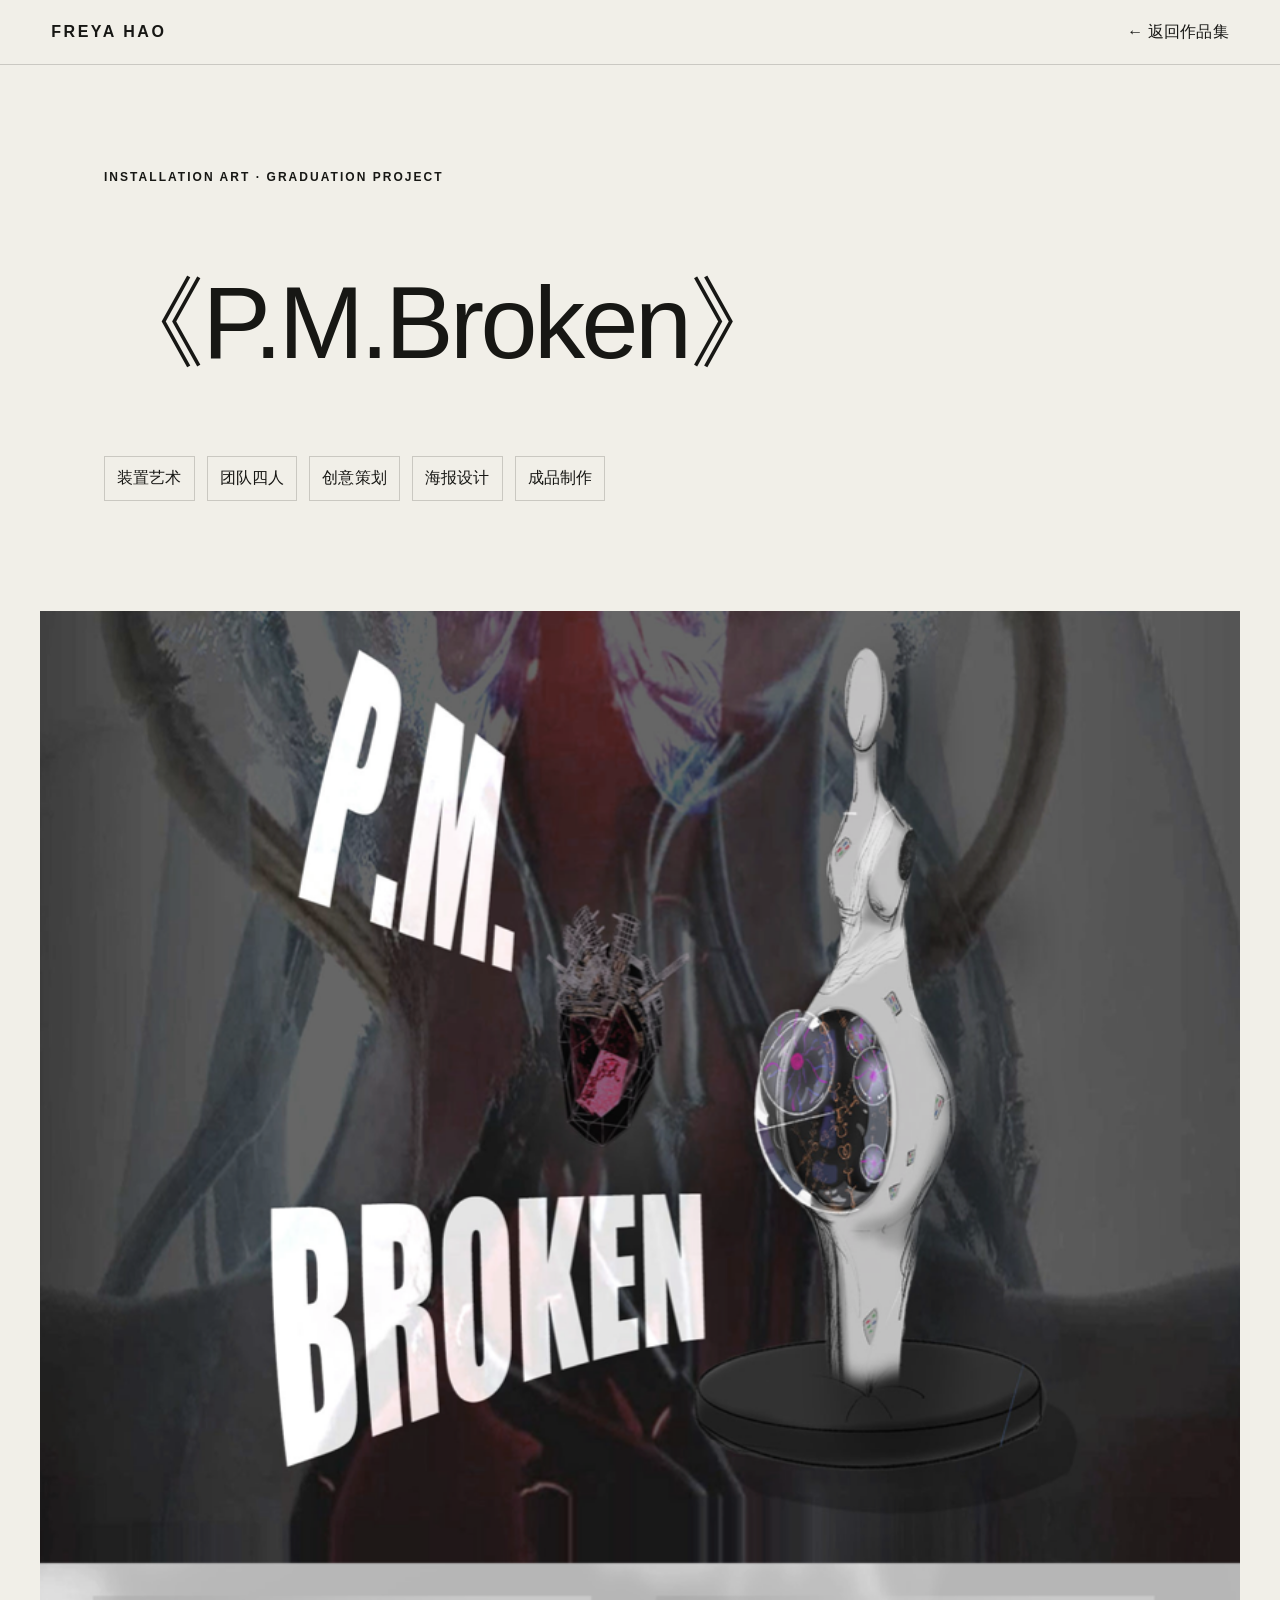
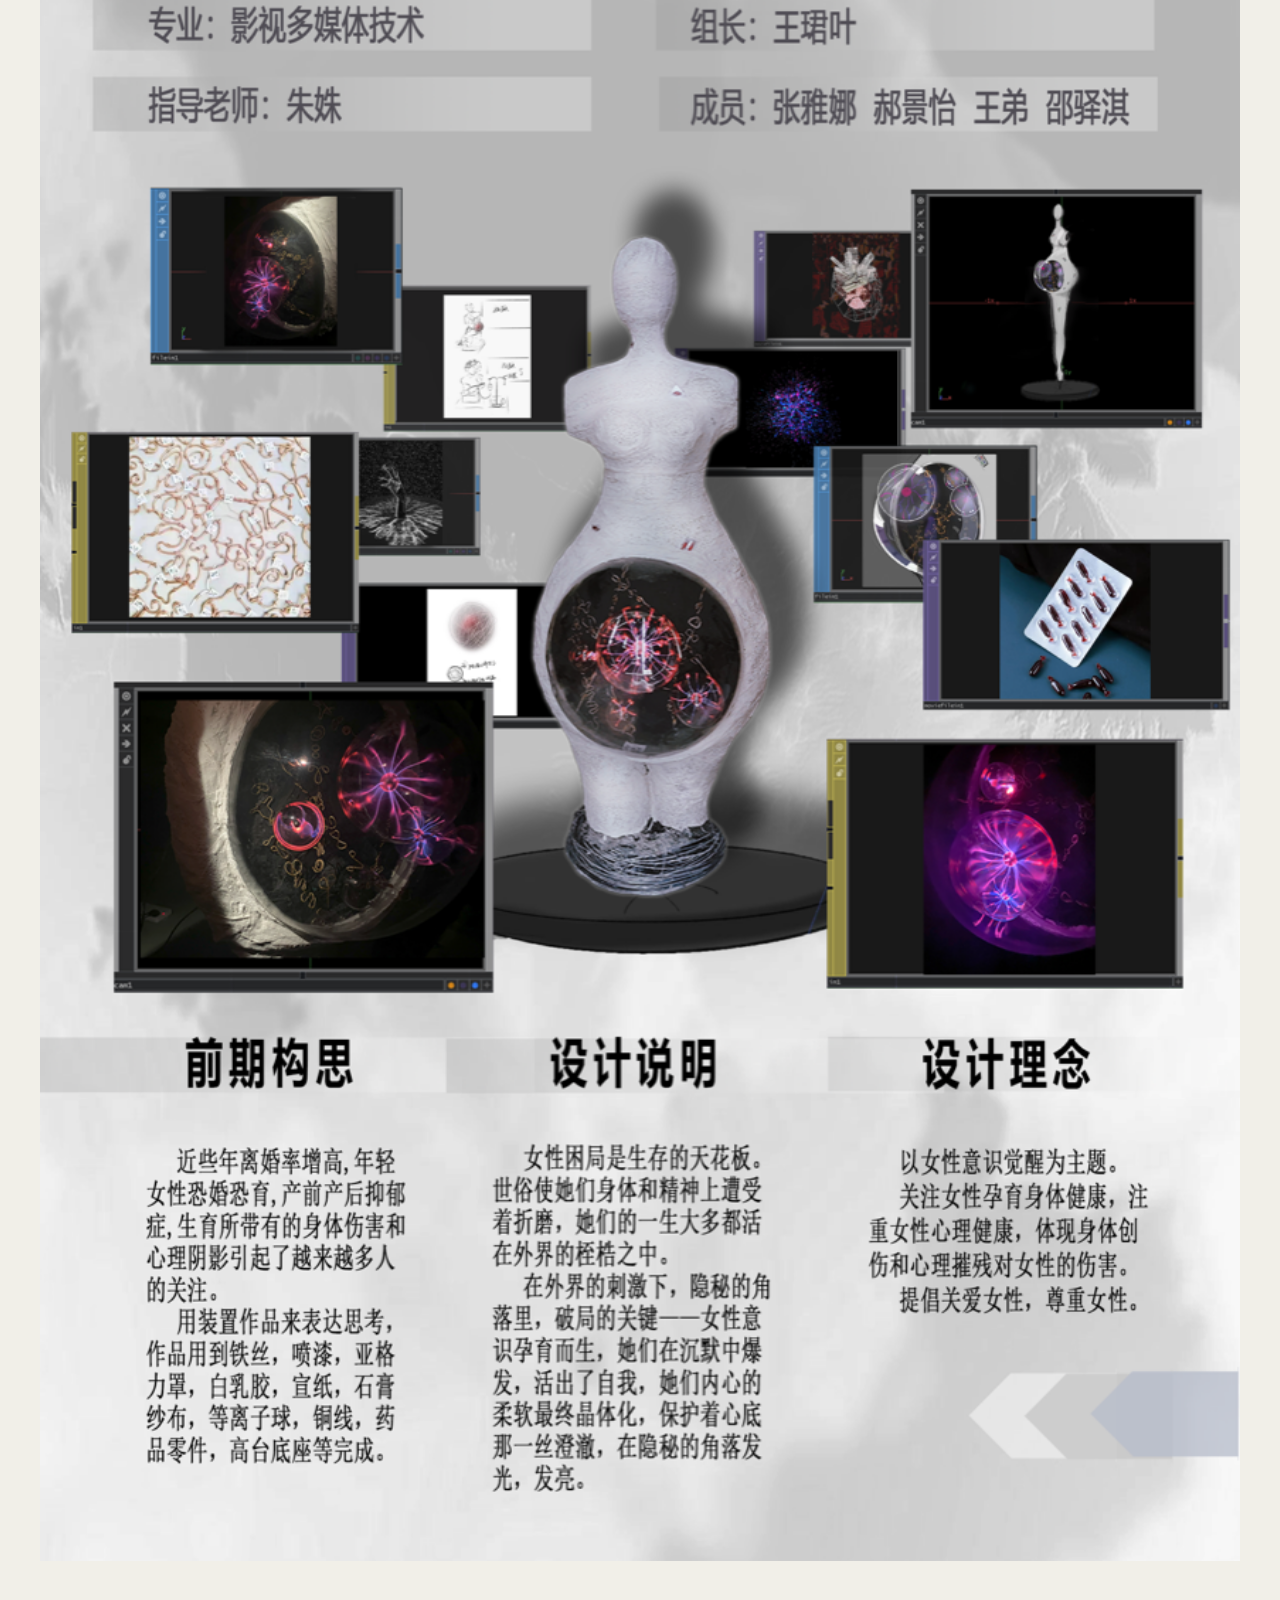
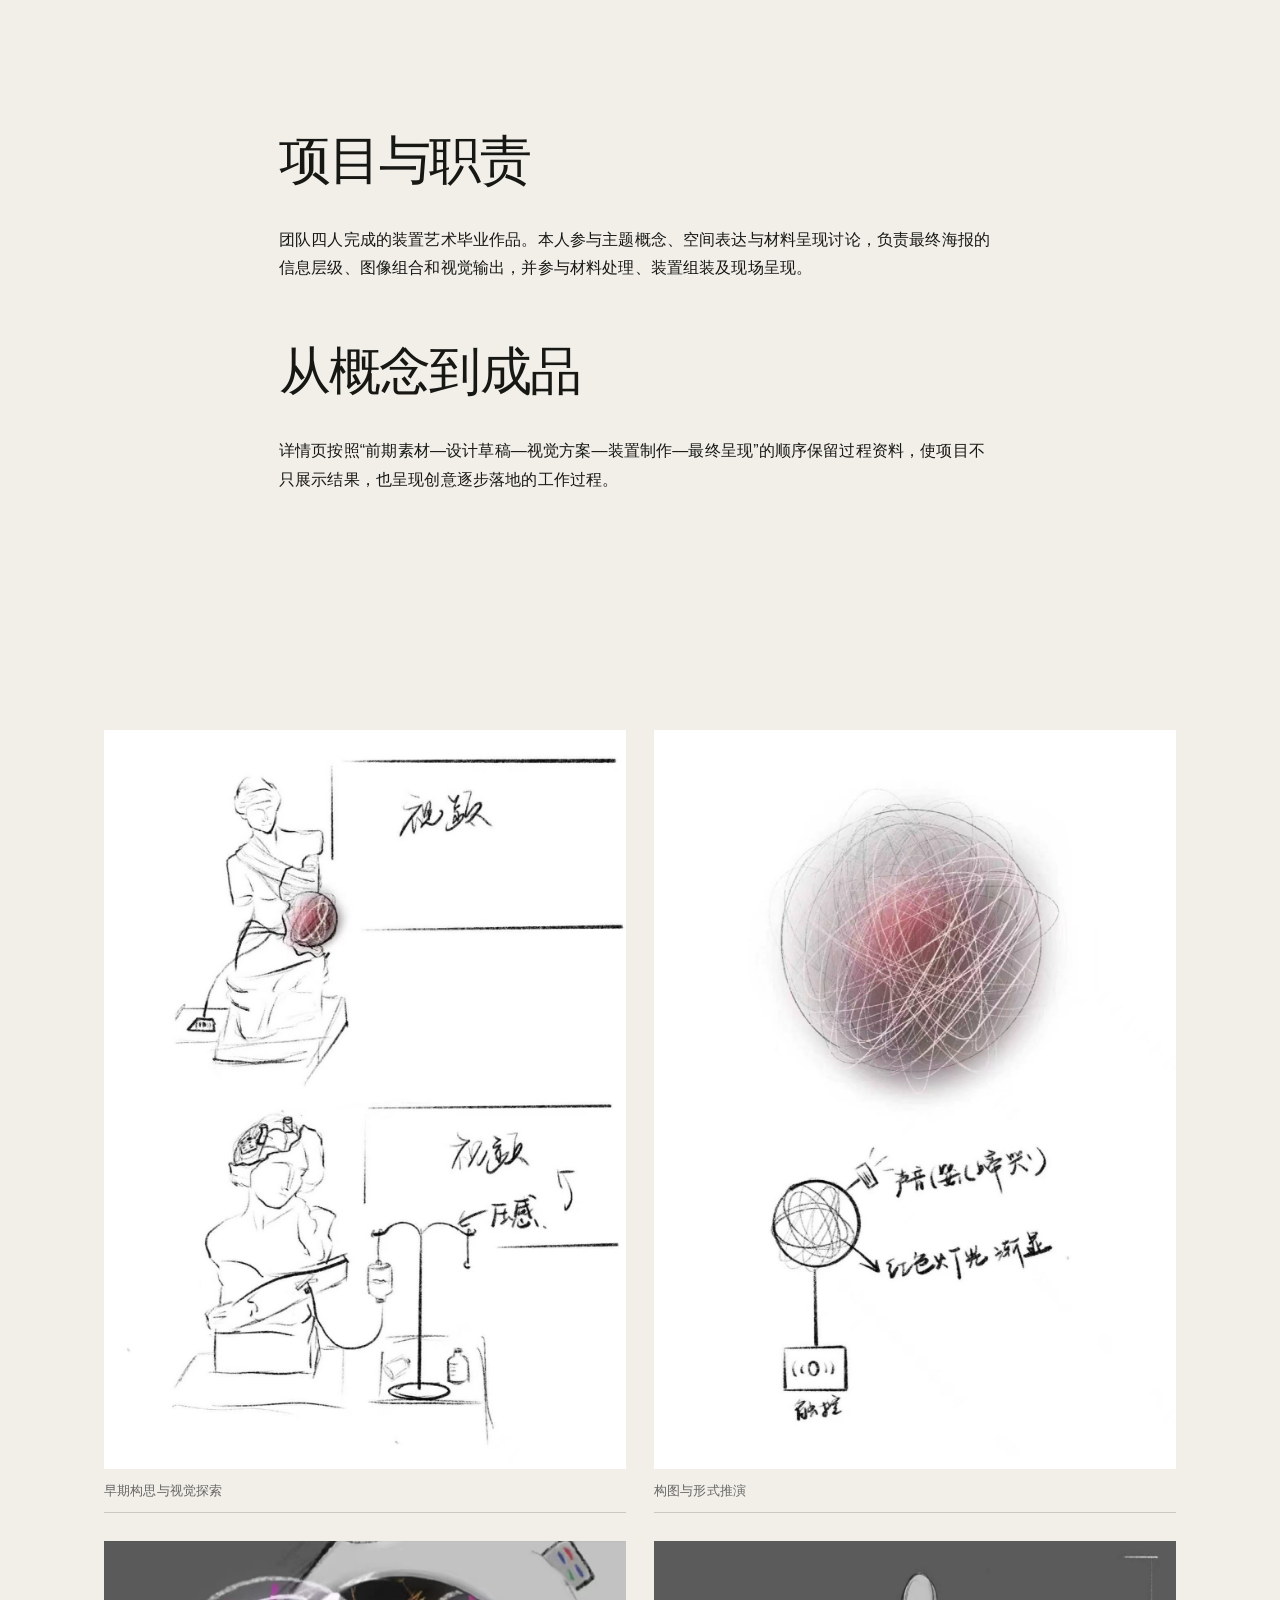
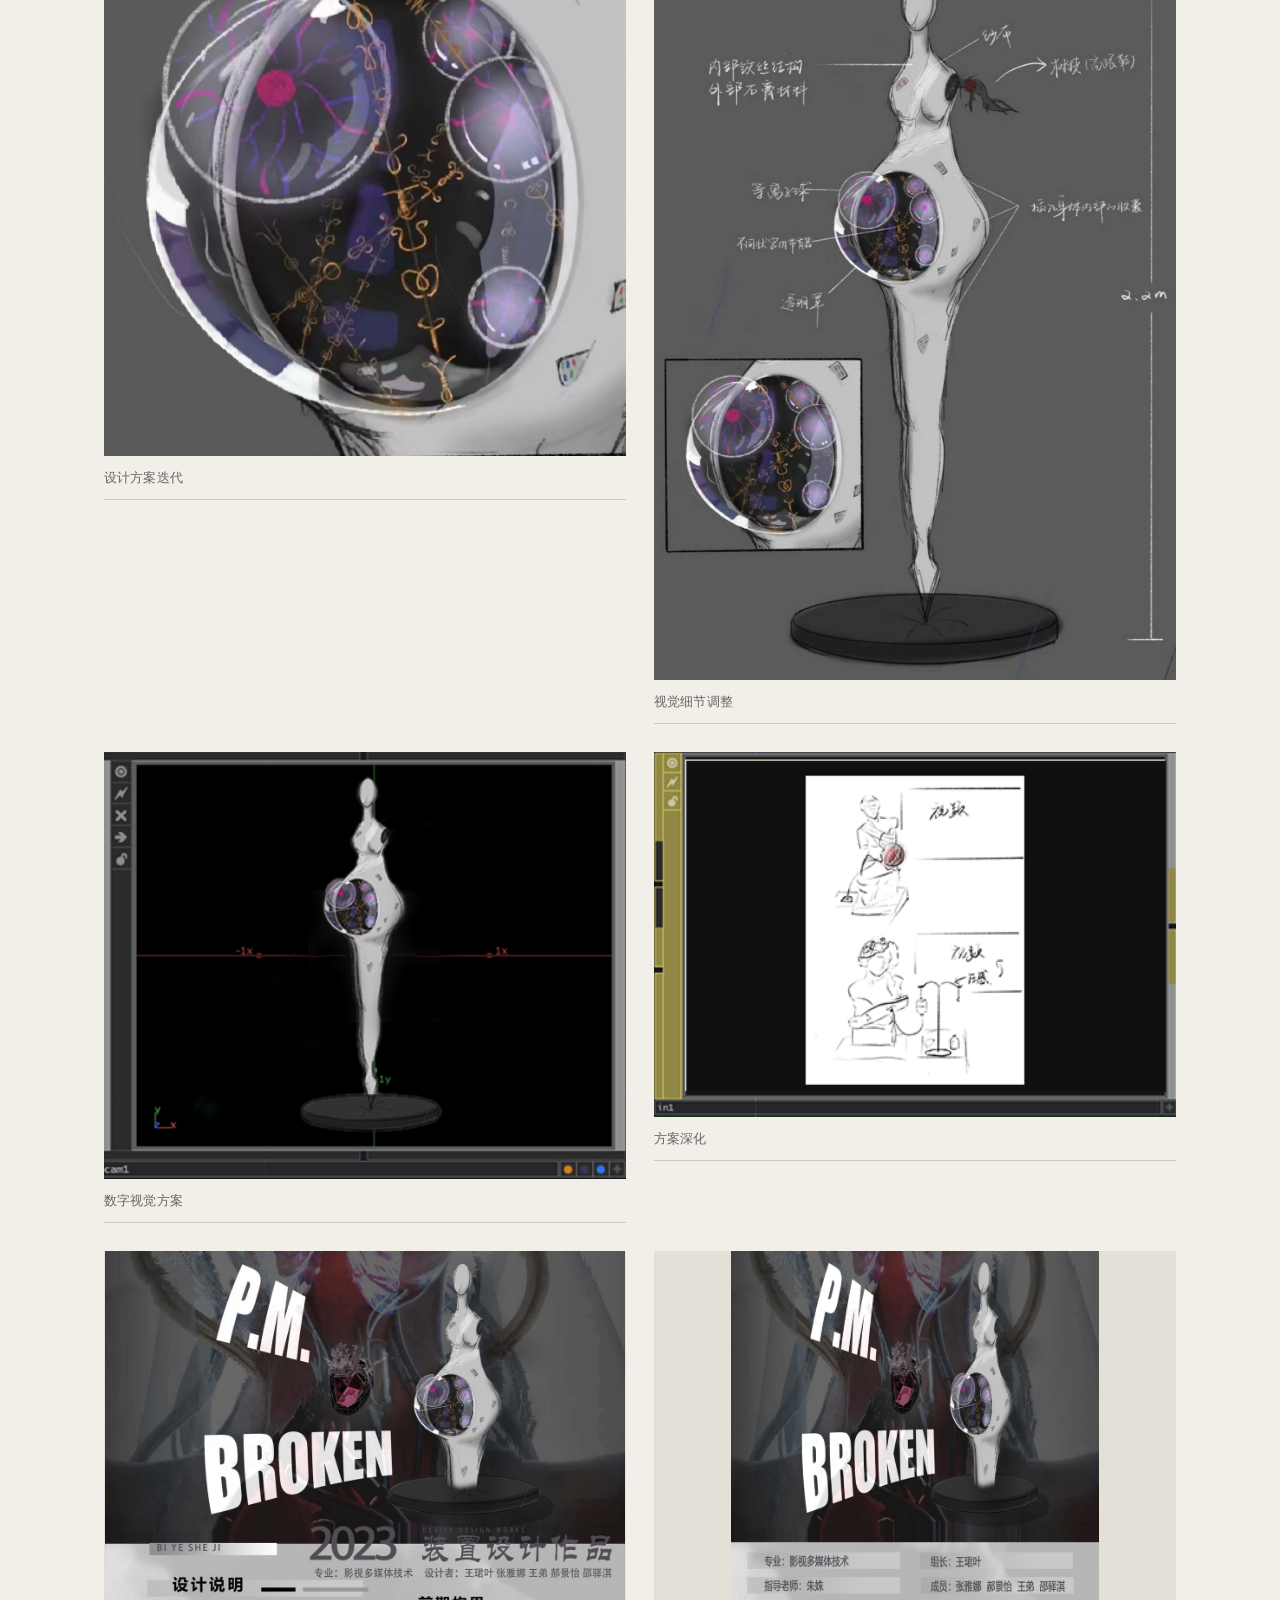
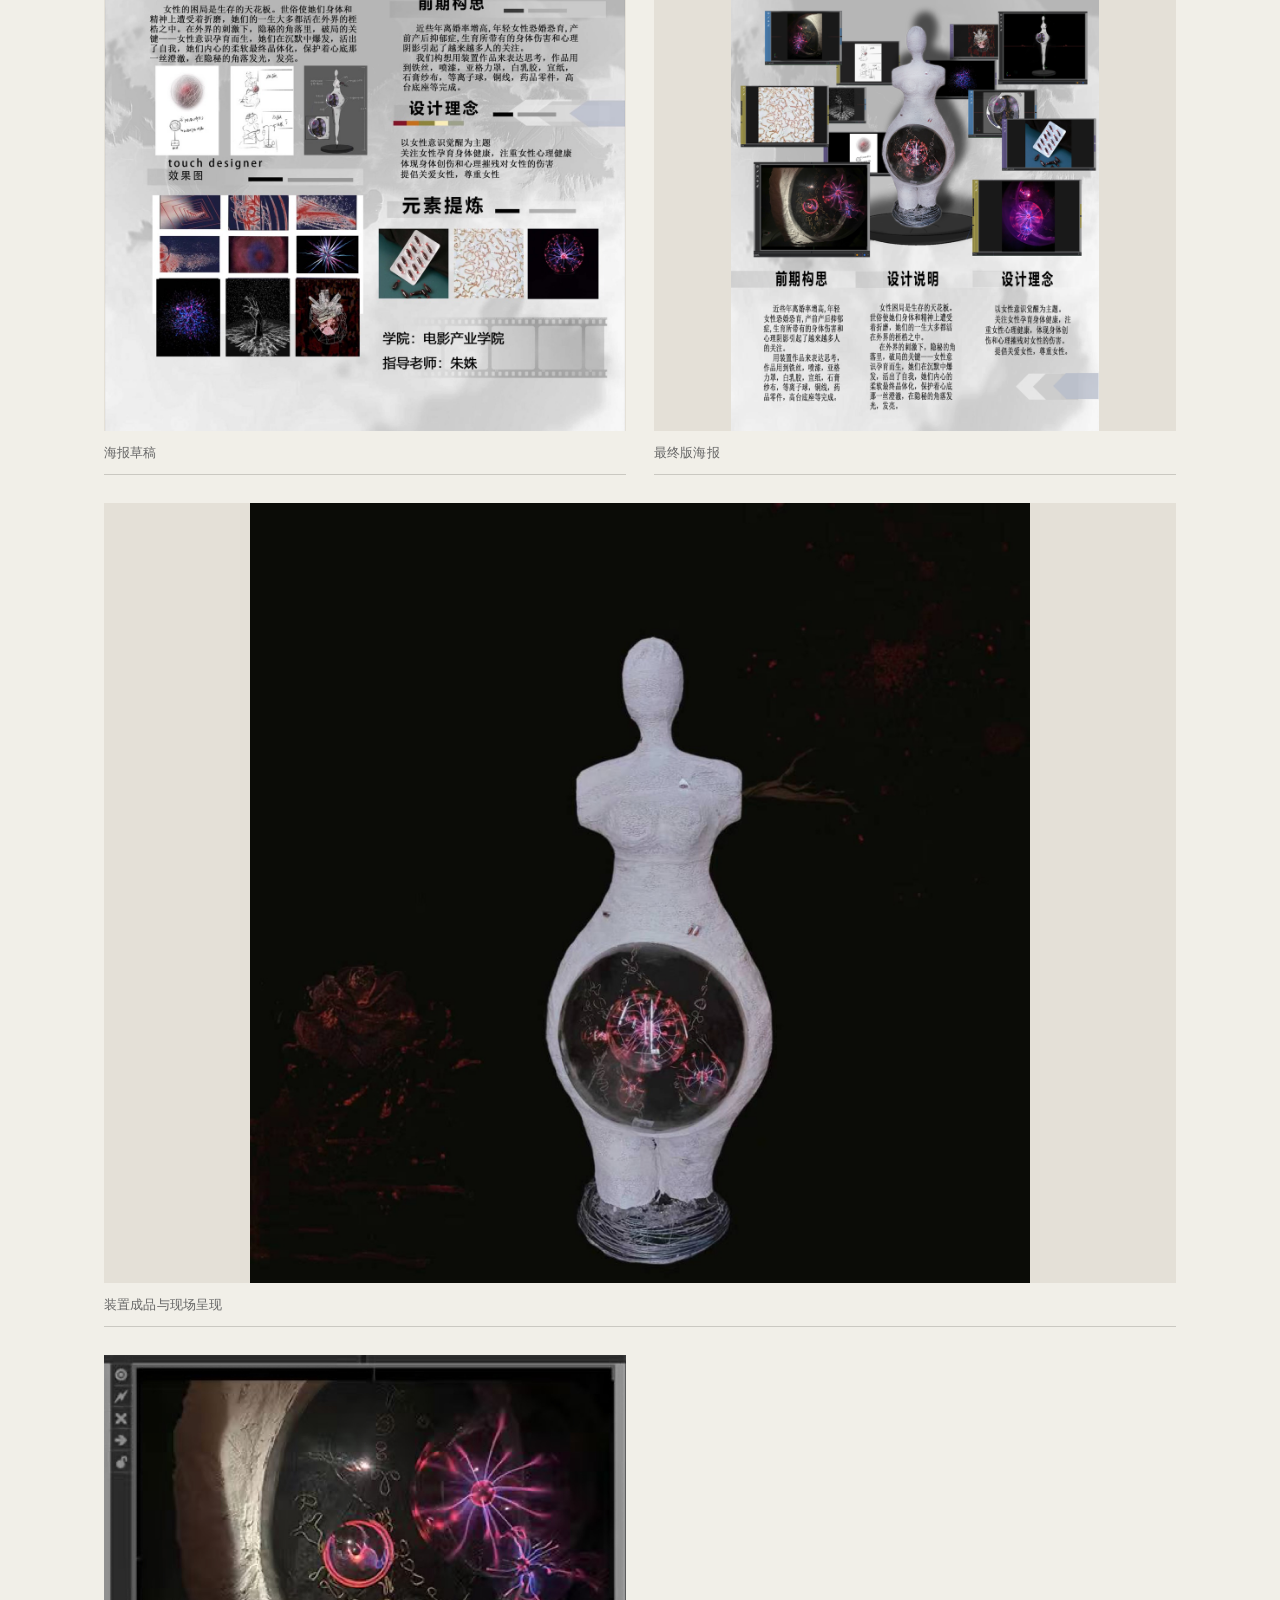
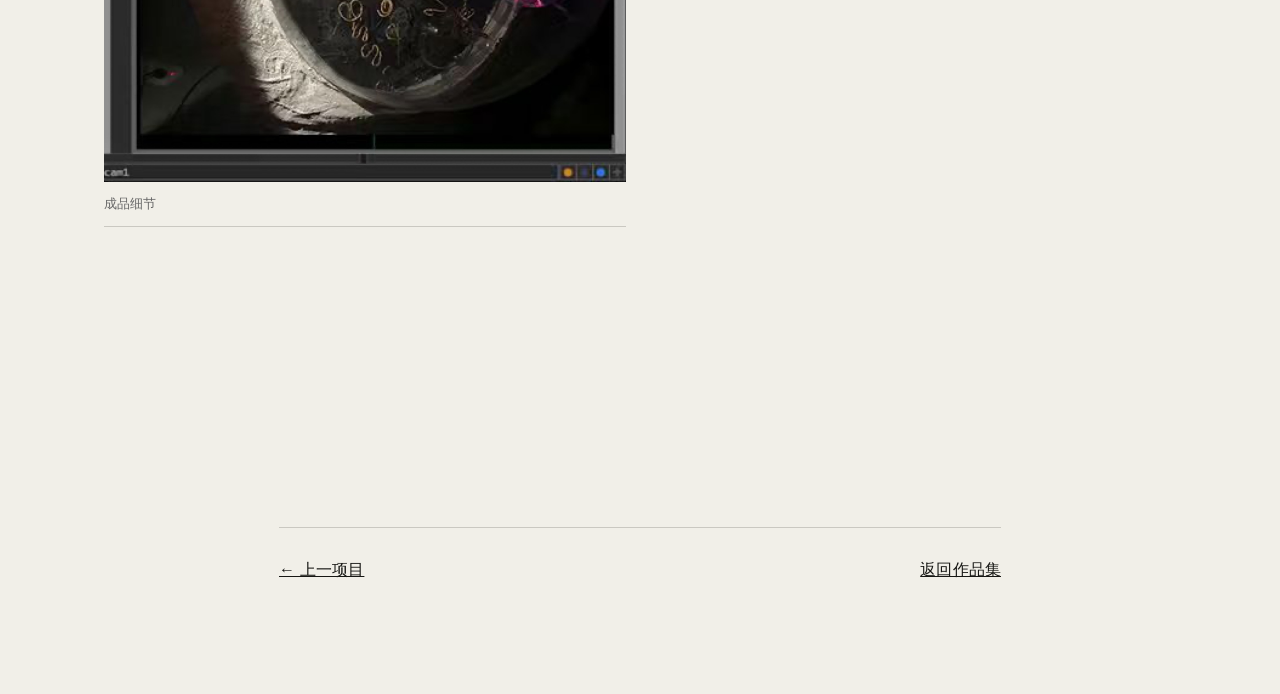
<file: projects/pmbroken.html>
<!doctype html><html lang="zh-CN"><head><meta charset="utf-8"><meta name="viewport" content="width=device-width,initial-scale=1"><title>《P.M.Broken》｜Freya Hao</title><link rel="stylesheet" href="../styles.css"></head><body><header class="site-header"><a class="brand" href="../index.html">FREYA HAO</a><a class="back-link" href="../index.html#portfolio">← 返回作品集</a></header><main class="detail-main"><section class="section detail-hero"><p class="eyebrow">INSTALLATION ART · GRADUATION PROJECT</p><h1>《P.M.Broken》</h1><div class="detail-meta"><span>装置艺术</span><span>团队四人</span><span>创意策划</span><span>海报设计</span><span>成品制作</span></div></section><img class="detail-cover pmb-cover" src="../assets/images/pmb/最终版海报.png" alt="P.M.Broken 最终版海报"><section class="section detail-copy"><h2>项目与职责</h2><p>团队四人完成的装置艺术毕业作品。本人参与主题概念、空间表达与材料呈现讨论，负责最终海报的信息层级、图像组合和视觉输出，并参与材料处理、装置组装及现场呈现。</p><h2>从概念到成品</h2><p>详情页按照“前期素材—设计草稿—视觉方案—装置制作—最终呈现”的顺序保留过程资料，使项目不只展示结果，也呈现创意逐步落地的工作过程。</p></section><section class="section pmb-gallery"><figure><img src="../assets/images/pmb/设计稿1.jpg" alt="设计稿一"><figcaption>早期构思与视觉探索</figcaption></figure><figure><img src="../assets/images/pmb/设计稿2.jpg" alt="设计稿二"><figcaption>构图与形式推演</figcaption></figure><figure><img src="../assets/images/pmb/设计稿3.jpg" alt="设计稿三"><figcaption>设计方案迭代</figcaption></figure><figure><img src="../assets/images/pmb/设计稿4.jpg" alt="设计稿四"><figcaption>视觉细节调整</figcaption></figure><figure><img src="../assets/images/pmb/设计稿5.png" alt="设计稿五"><figcaption>数字视觉方案</figcaption></figure><figure><img src="../assets/images/pmb/设计稿6.png" alt="设计稿六"><figcaption>方案深化</figcaption></figure><figure><img src="../assets/images/pmb/海报草稿.jpg" alt="海报草稿"><figcaption>海报草稿</figcaption></figure><figure><img src="../assets/images/pmb/最终版海报.png" alt="最终版海报"><figcaption>最终版海报</figcaption></figure><figure class="wide"><img src="../assets/images/pmb/成品照1.jpg" alt="装置成品现场"><figcaption>装置成品与现场呈现</figcaption></figure><figure><img src="../assets/images/pmb/成品照2.jpg" alt="装置成品细节"><figcaption>成品细节</figcaption></figure></section><section class="section detail-copy"><div class="project-nav"><a href="laoma.html">← 上一项目</a><a href="../index.html#portfolio">返回作品集</a></div></section></main><script src="../script.js"></script></body></html>
</file>
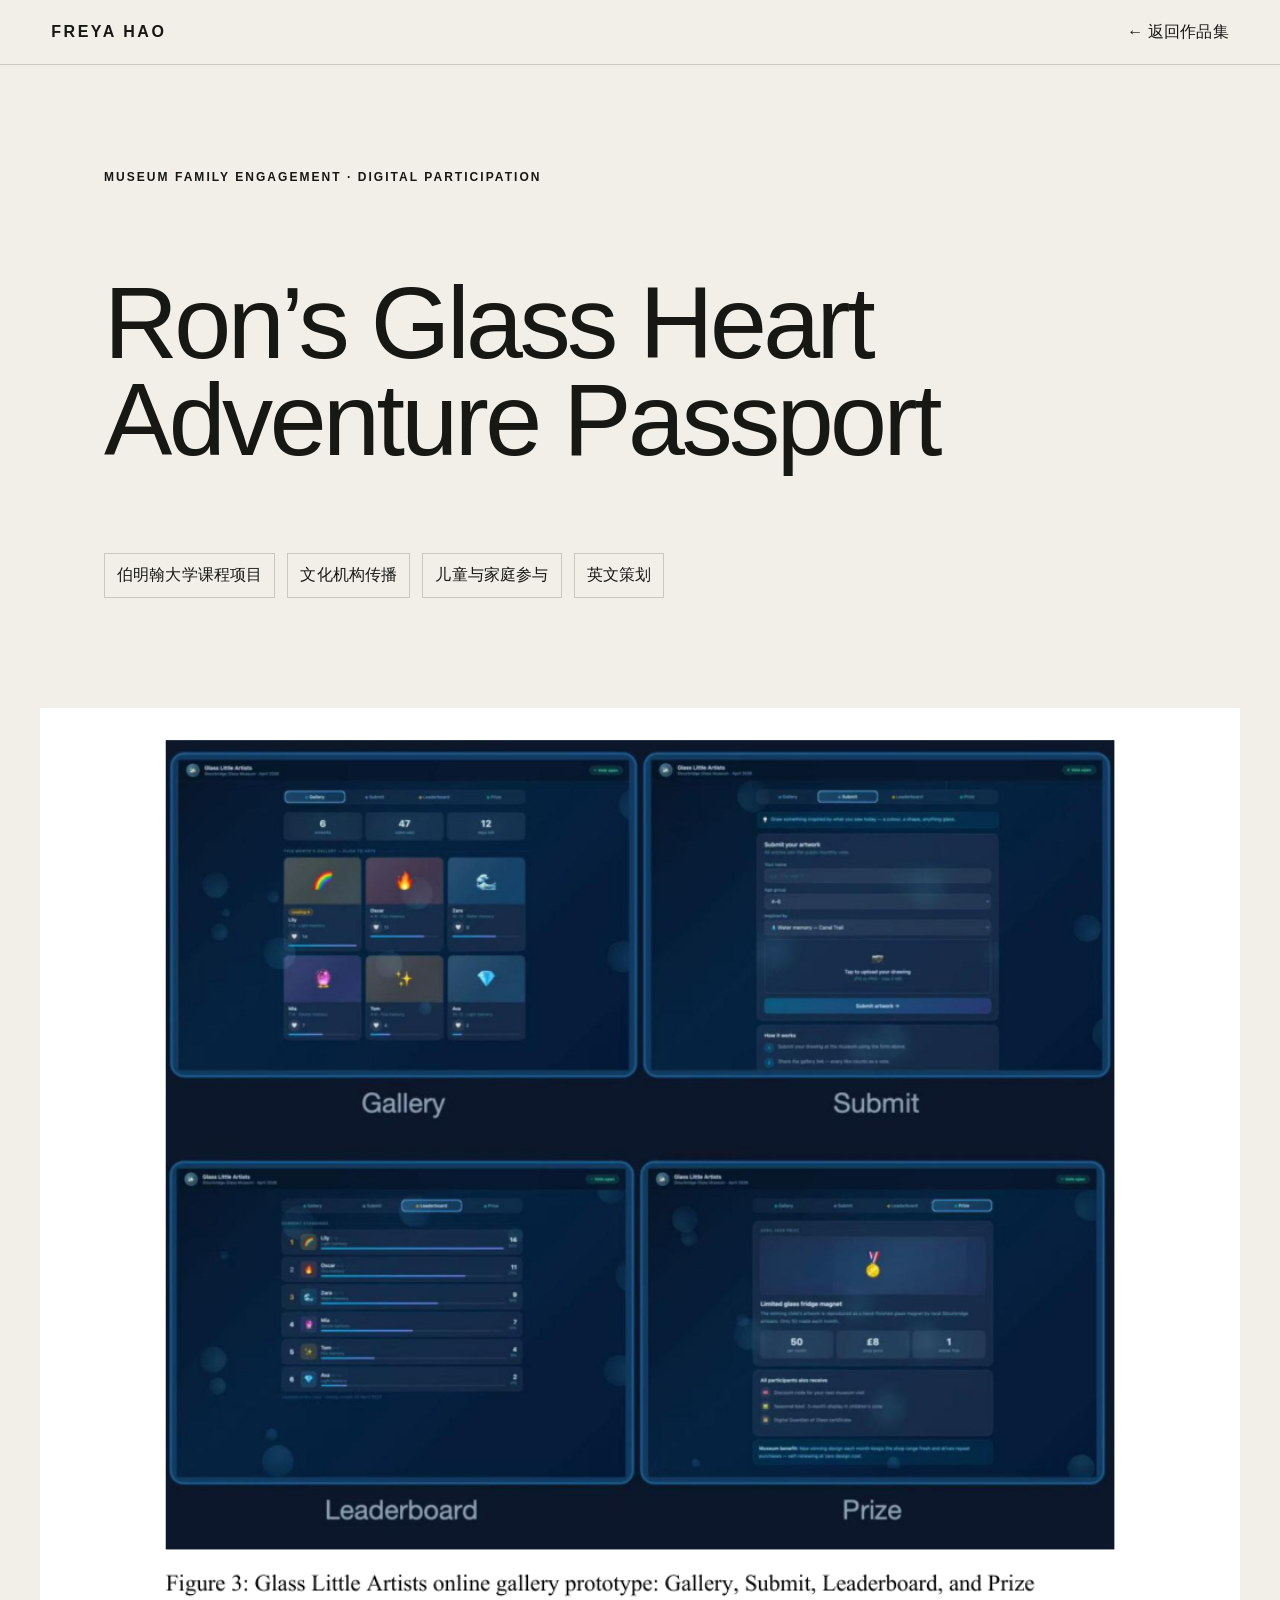
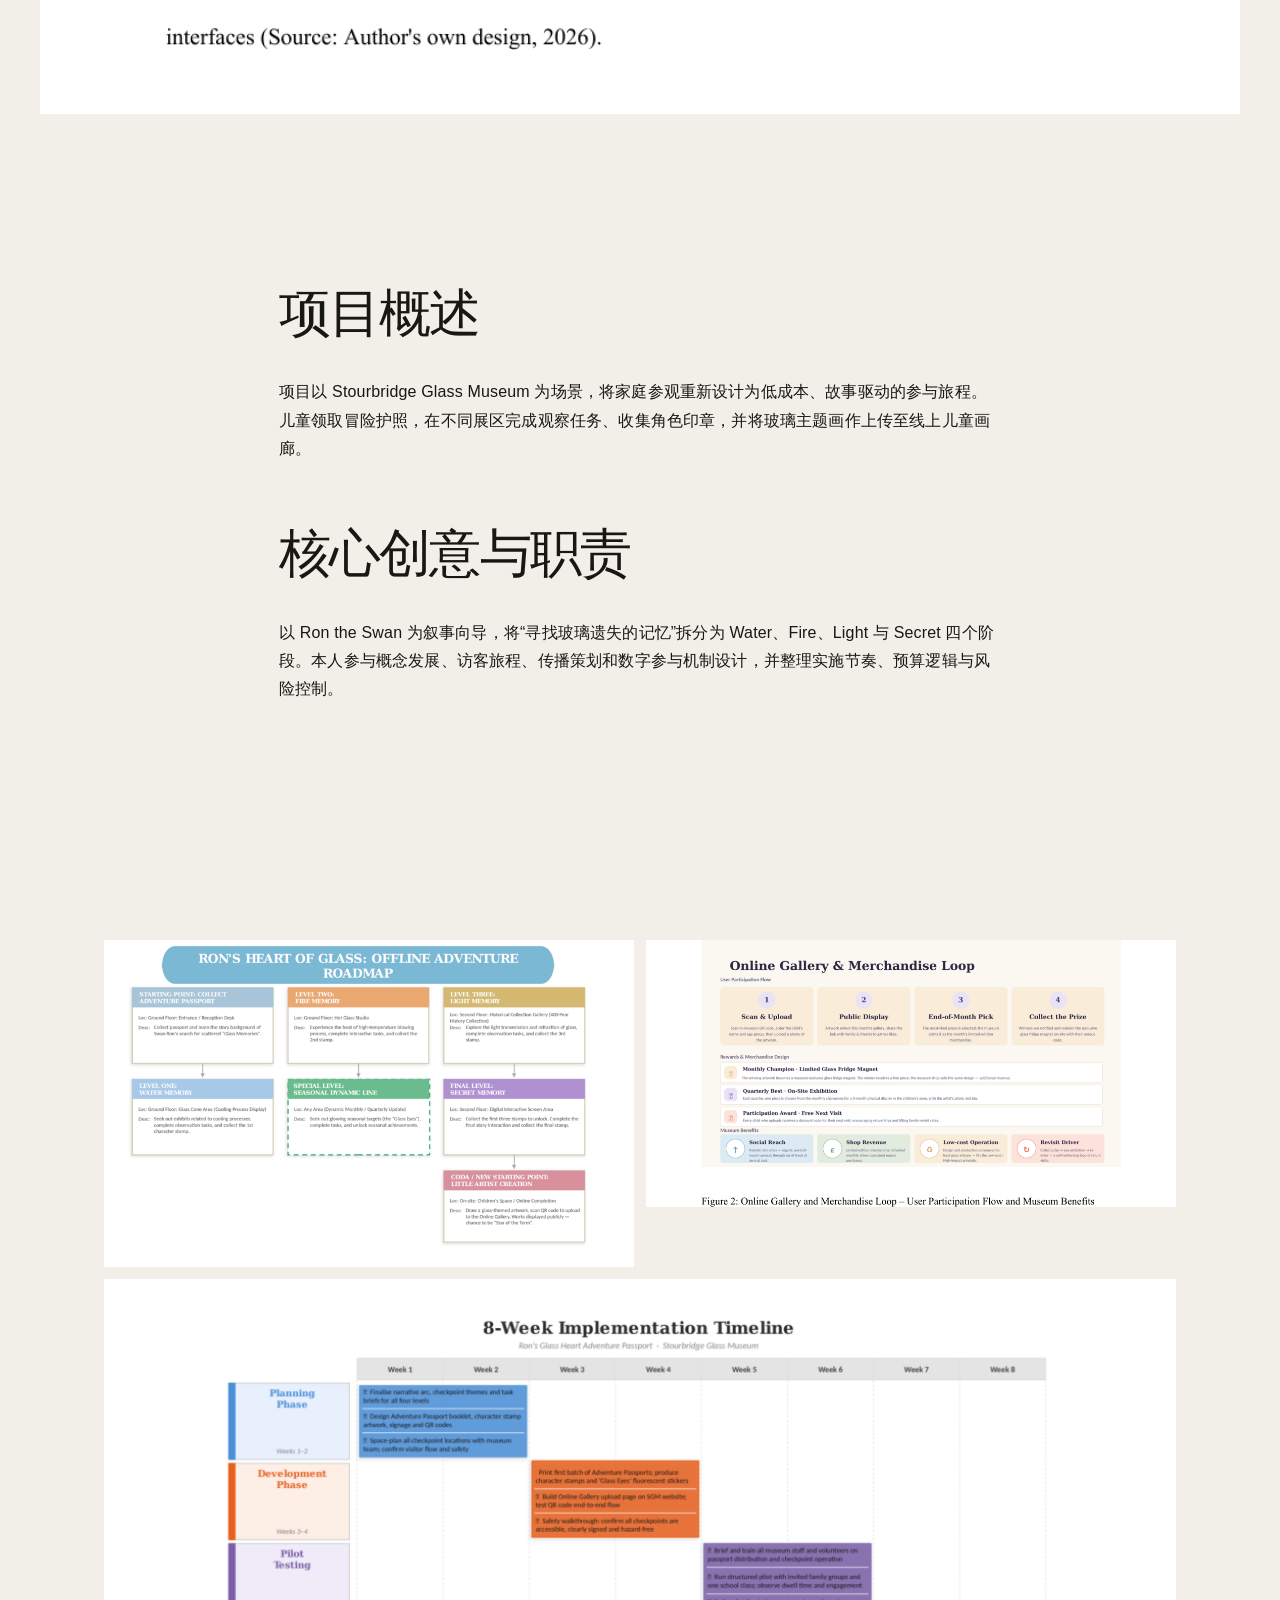
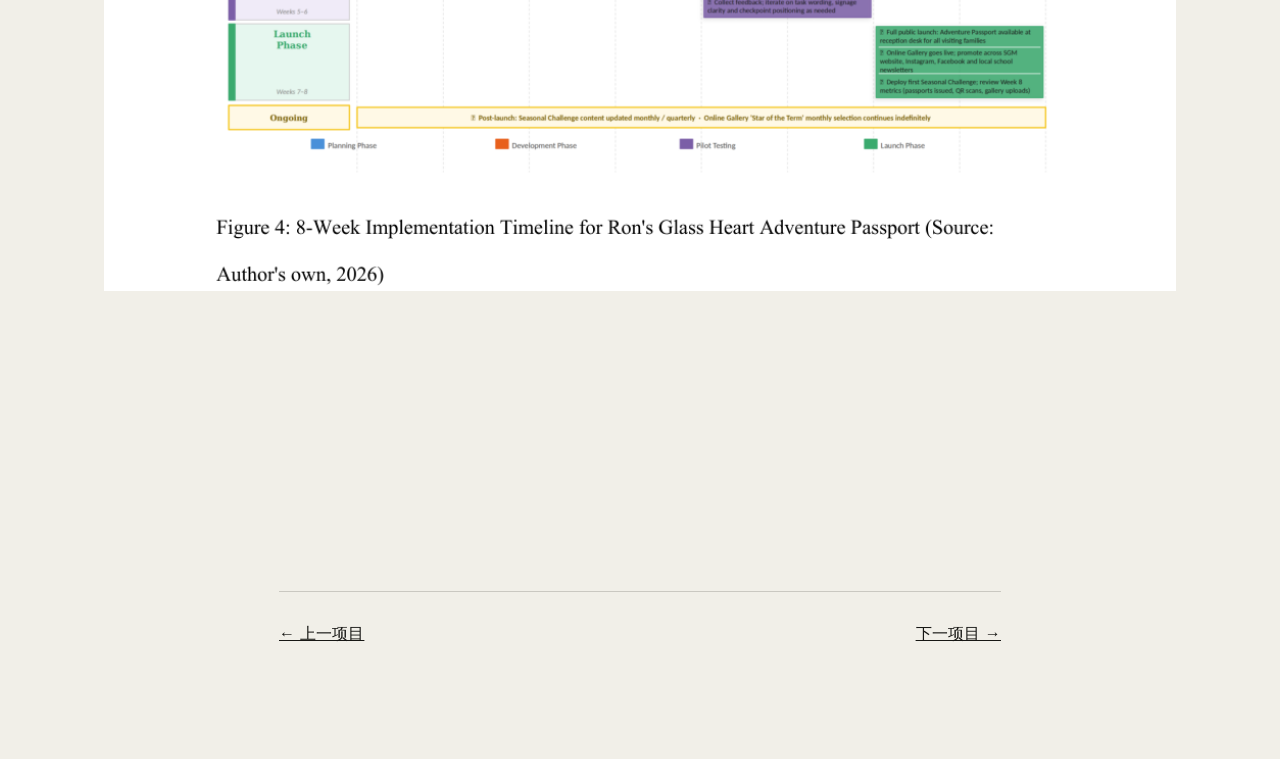
<file: projects/ron-glass-heart.html>
<!doctype html><html lang="zh-CN"><head><meta charset="utf-8"><meta name="viewport" content="width=device-width,initial-scale=1"><title>Ron’s Glass Heart｜Freya Hao</title><link rel="stylesheet" href="../styles.css"></head><body><header class="site-header"><a class="brand" href="../index.html">FREYA HAO</a><a class="back-link" href="../index.html#portfolio">← 返回作品集</a></header><main class="detail-main"><section class="section detail-hero"><p class="eyebrow">MUSEUM FAMILY ENGAGEMENT · DIGITAL PARTICIPATION</p><h1>Ron’s Glass Heart Adventure Passport</h1><div class="detail-meta"><span>伯明翰大学课程项目</span><span>文化机构传播</span><span>儿童与家庭参与</span><span>英文策划</span></div></section><img class="detail-cover ron-cover" src="../assets/images/ron/image3.png" alt="线上儿童画廊界面设计"><section class="section detail-copy"><h2>项目概述</h2><p>项目以 Stourbridge Glass Museum 为场景，将家庭参观重新设计为低成本、故事驱动的参与旅程。儿童领取冒险护照，在不同展区完成观察任务、收集角色印章，并将玻璃主题画作上传至线上儿童画廊。</p><h2>核心创意与职责</h2><p>以 Ron the Swan 为叙事向导，将“寻找玻璃遗失的记忆”拆分为 Water、Fire、Light 与 Secret 四个阶段。本人参与概念发展、访客旅程、传播策划和数字参与机制设计，并整理实施节奏、预算逻辑与风险控制。</p></section><section class="section detail-gallery ron-gallery"><img src="../assets/images/ron/image1.png" alt="线下冒险路线设计"><img src="../assets/images/ron/image2.png" alt="线上画廊与纪念品参与循环"><img class="wide" src="../assets/images/ron/image4.png" alt="八周实施时间线"></section><section class="section detail-copy"><div class="project-nav"><a href="../index.html#portfolio">返回作品集</a><a href="little-gift.html">下一项目 →</a></div></section></main><script src="../script.js"></script></body></html>
</file>
<file: styles.css>
:root{--ink:#171714;--paper:#f1efe8;--accent:#e84a2a;--line:rgba(23,23,20,.18);--soft:#dcd8ce;--serif:Georgia,"Times New Roman",serif;--sans:Inter,"PingFang SC","Microsoft YaHei",sans-serif}*{box-sizing:border-box}html{scroll-behavior:smooth}body{margin:0;background:var(--paper);color:var(--ink);font-family:var(--sans);font-size:16px;line-height:1.7}.site-header{position:sticky;top:0;z-index:20;display:flex;align-items:center;justify-content:space-between;padding:18px 4vw;border-bottom:1px solid var(--line);background:rgba(241,239,232,.91);backdrop-filter:blur(14px)}.brand{color:inherit;text-decoration:none;font-weight:700;letter-spacing:.16em}.site-header nav{display:flex;gap:28px}.site-header nav a{color:inherit;text-decoration:none;font-size:13px}.site-header nav a:hover{color:var(--accent)}.menu-button{display:none;border:0;background:none;font:inherit}.section{max-width:1280px;margin:auto;padding:110px 5vw}.hero{min-height:820px;display:grid;grid-template-columns:1.15fr .85fr;align-items:center;gap:8vw}.eyebrow,.section-index,.project-no{font-size:12px;letter-spacing:.17em;font-weight:700}.hero h1{margin:.2em 0;font-family:var(--serif);font-size:clamp(56px,7vw,108px);font-weight:400;line-height:.94;letter-spacing:-.055em}.hero h1 em,.contact h2 em{color:var(--accent);font-weight:400}.lead{max-width:600px;font-size:19px}.actions{display:flex;gap:12px;margin-top:32px}.button{display:inline-block;padding:12px 22px;border:1px solid var(--ink);color:inherit;text-decoration:none}.button.primary{background:var(--ink);color:var(--paper)}.hero-portrait{margin:0;position:relative}.hero-portrait img{display:block;width:100%;aspect-ratio:4/5;object-fit:cover;filter:saturate(.8)}.hero-portrait figcaption{position:absolute;right:-24px;bottom:38px;padding:8px 13px;background:var(--accent);color:#fff;font-size:11px;letter-spacing:.14em}.intro{display:grid;grid-template-columns:.35fr 1.65fr;gap:40px;border-top:1px solid var(--line)}h2{font-family:var(--serif);font-size:clamp(40px,5vw,72px);font-weight:400;line-height:1;margin:0 0 36px}.statement{font-family:var(--serif);font-size:clamp(25px,3vw,42px);line-height:1.3;max-width:920px}.facts{grid-column:2;display:flex;gap:12px;flex-wrap:wrap}.facts span,.skill-cloud span{padding:9px 14px;border:1px solid var(--line);border-radius:99px}.section-heading{display:grid;grid-template-columns:.35fr 1fr 1fr;align-items:end;gap:40px;border-bottom:1px solid var(--line);margin-bottom:62px}.section-heading p:last-child{max-width:440px}.featured-experience{display:grid;grid-template-columns:.55fr 1.45fr;gap:60px;padding:48px;background:var(--ink);color:var(--paper)}.tag{display:inline-block;background:var(--accent);padding:5px 9px;font-size:12px}.experience-meta h3{font:400 42px/1.1 var(--serif);margin:32px 0 4px}.experience-body{display:grid;grid-template-columns:1fr 1fr;gap:34px}.experience-body strong{font-size:18px}.experience-body p{color:#c8c5bc}.confidential-note{grid-column:2;margin:0;padding-top:24px;border-top:1px solid rgba(255,255,255,.2);font-size:12px;color:#aaa79f}.timeline{margin-left:29%;padding-top:32px}.timeline article{display:grid;grid-template-columns:170px 1fr;gap:30px;padding:28px 0;border-bottom:1px solid var(--line)}.timeline h3{margin:0;font-size:18px}.timeline p{margin:4px 0 0}.project{display:grid;grid-template-columns:1.45fr .55fr;gap:48px;align-items:center;margin:90px 0}.project.reverse{grid-template-columns:1.45fr .55fr}.project-gallery.split{display:grid;grid-template-columns:1fr 1fr}.project-gallery img,.fashion-strip img{width:100%;height:100%;object-fit:cover}.project-gallery img{aspect-ratio:4/5}.fashion-strip{display:grid;grid-template-columns:repeat(3,1fr)}.fashion-strip img{aspect-ratio:2/3}.project-copy h3{font:400 clamp(36px,4vw,64px)/1 var(--serif);margin:10px 0 24px}.project-copy ul{padding:0;list-style:none}.project-copy li{border-top:1px solid var(--line);padding:8px 0}.video-frame{background:#101010;padding:3vw}.video-frame video{display:block;width:100%;max-height:660px}.project-list{margin-left:25%}.project-list article{display:grid;grid-template-columns:70px 1fr;border-top:1px solid var(--line);padding:25px 0}.project-list h3{margin:0}.project-list p{margin:4px 0}.education{display:grid;grid-template-columns:.35fr 1fr 1fr;gap:40px;border-top:1px solid var(--line)}.education article{padding:20px 0;border-top:1px solid var(--line)}.education article h3{margin:4px 0}.education article p{margin:0}.honors{padding:0;list-style:none}.honors li{padding:16px 0;border-top:1px solid var(--line)}.skills{display:grid;grid-template-columns:.35fr 1.65fr;gap:40px}.skill-cloud{display:flex;gap:12px;flex-wrap:wrap}.contact{background:var(--ink);color:var(--paper);max-width:none;padding-left:max(5vw,calc((100vw - 1280px)/2 + 5vw))}.contact h2{font-size:clamp(48px,7vw,100px);max-width:1050px}.contact>a{color:var(--paper);font-size:clamp(19px,3vw,38px);text-underline-offset:6px}footer{display:flex;justify-content:space-between;padding:28px 5vw;background:var(--ink);color:#8c8981;border-top:1px solid #333;font-size:12px}.reveal{opacity:0;transform:translateY(24px);transition:opacity .7s,transform .7s}.reveal.visible{opacity:1;transform:none}@media(max-width:800px){.site-header nav{display:none;position:absolute;left:0;right:0;top:65px;padding:22px 5vw;background:var(--paper);border-bottom:1px solid var(--line);flex-direction:column}.site-header nav.open{display:flex}.menu-button{display:block}.section{padding:75px 6vw}.hero{grid-template-columns:1fr;min-height:auto;padding-top:70px}.hero h1{font-size:clamp(48px,15vw,76px)}.hero-portrait{max-width:520px}.intro,.section-heading,.education,.skills{grid-template-columns:1fr}.facts{grid-column:1}.section-heading{align-items:start;gap:0}.featured-experience{grid-template-columns:1fr;padding:30px 24px}.experience-body{grid-template-columns:1fr}.confidential-note{grid-column:1}.timeline{margin:0}.timeline article{grid-template-columns:1fr;gap:5px}.project,.project.reverse{grid-template-columns:1fr;margin:65px 0}.project-copy{order:-1}.project-gallery.split{gap:4px}.fashion-strip{overflow:auto}.fashion-strip img{min-width:240px}.project-list{margin:0}.education{gap:60px}.section-index{margin-bottom:24px}footer{gap:20px;flex-direction:column}}
@media(prefers-reduced-motion:reduce){html{scroll-behavior:auto}.reveal{opacity:1;transform:none;transition:none}}

/* Multi-page portfolio additions */
.project-list a{display:grid;grid-template-columns:55px 180px 1fr;gap:24px;align-items:center;border-top:1px solid var(--line);padding:25px 0;color:inherit;text-decoration:none}.project-list a img{width:100%;aspect-ratio:16/10;object-fit:cover}.project-list a b{color:var(--accent);font-size:13px}.resume-block{display:grid;grid-template-columns:.35fr 1.65fr;gap:40px;border-top:1px solid var(--line)}.contact>a{display:block;width:max-content}.detail-main{max-width:1200px;margin:auto}.detail-hero{padding-top:90px}.detail-hero h1{font:400 clamp(48px,8vw,108px)/.95 var(--serif);letter-spacing:-.05em;max-width:1050px}.detail-meta{display:flex;gap:12px;flex-wrap:wrap}.detail-meta span{border:1px solid var(--line);padding:7px 12px}.detail-cover{display:block;width:100%;max-height:760px;object-fit:cover}.detail-copy{max-width:850px;margin:0 auto}.detail-copy h2{margin-top:60px}.detail-gallery{display:grid;grid-template-columns:repeat(2,1fr);gap:12px}.detail-gallery img{width:100%;height:100%;max-height:760px;object-fit:cover}.detail-gallery .wide{grid-column:1/-1}.back-link{color:inherit;text-decoration:none}.project-nav{display:flex;justify-content:space-between;border-top:1px solid var(--line);padding-top:28px;margin-top:80px}.project-nav a{color:inherit}.detail-copy .button{margin-top:24px}
@media(max-width:800px){.project-list a{grid-template-columns:42px 90px 1fr;gap:10px}.resume-block{grid-template-columns:1fr;gap:20px}.detail-gallery{grid-template-columns:1fr}.detail-gallery .wide{grid-column:auto}}

/* Typography and layout refinement */
:root{--sans:-apple-system,BlinkMacSystemFont,"SF Pro Display","PingFang SC","Hiragino Sans GB","Microsoft YaHei",Arial,sans-serif;--serif:"Iowan Old Style","Baskerville","Songti SC",Georgia,serif}body{font-size:16px;line-height:1.78;letter-spacing:.01em}h1,h2,h3,.statement,.experience-meta h3,.project-copy h3,.detail-hero h1{font-family:var(--sans);letter-spacing:-.035em}h2{font-size:clamp(38px,4.1vw,60px);font-weight:500;line-height:1.12}.hero{grid-template-columns:minmax(0,1.18fr) minmax(320px,.82fr);gap:6vw}.hero h1{max-width:720px;font-size:clamp(52px,5.5vw,82px);font-weight:500;line-height:1.08;letter-spacing:-.055em}.hero h1 em,.contact h2 em{font-style:normal;font-weight:500}.lead{max-width:680px;line-height:1.75}.intro{grid-template-columns:190px minmax(0,1fr)}.statement{font-size:clamp(22px,2.1vw,30px);font-weight:400;line-height:1.65;letter-spacing:-.015em}.section-heading{grid-template-columns:190px minmax(300px,.9fr) minmax(240px,.7fr);align-items:start}.section-heading h2{max-width:520px}.experience-meta h3{font-size:38px;font-weight:500}.project-copy h3{font-size:clamp(32px,3.3vw,50px);font-weight:500;line-height:1.16}.project-copy p{line-height:1.85}.project-copy li{line-height:1.65}.education{grid-template-columns:190px 280px minmax(0,1fr)}.resume-block,.skills{grid-template-columns:190px minmax(0,1fr)}.contact h2{font-size:clamp(46px,6vw,82px);line-height:1.12}.honors{display:grid;grid-template-columns:repeat(2,minmax(0,1fr));column-gap:40px}.honors li{break-inside:avoid}.site-header nav{gap:22px}
@media(max-width:900px){.section-heading{grid-template-columns:1fr}.hero{grid-template-columns:1fr}.hero h1{font-size:clamp(46px,10vw,70px)}.intro,.education,.resume-block,.skills{grid-template-columns:1fr}.facts{grid-column:1}.honors{grid-template-columns:1fr}}

.hero h1 span{display:block;white-space:nowrap}.ron-preview{display:flex;align-items:center;justify-content:center;background:#0d1a31;padding:22px}.ron-preview img{display:block;width:100%;height:auto;object-fit:contain}.ron-cover{height:auto;max-height:none;object-fit:contain;background:#0d1a31}.ron-gallery img{height:auto;max-height:none;object-fit:contain;background:#fff}.original-film{max-width:1200px;margin:0 auto;padding:0 5vw 40px}.original-film video{display:block;width:100%;max-height:760px;background:#111}.original-film p{margin:10px 0;color:#666;font-size:13px}.pmb-cover{height:auto;max-height:none;object-fit:contain}.pmb-gallery{display:grid;grid-template-columns:repeat(2,minmax(0,1fr));gap:28px}.pmb-gallery figure{margin:0}.pmb-gallery figure.wide{grid-column:1/-1}.pmb-gallery img{display:block;width:100%;height:auto;max-height:780px;object-fit:contain;background:#e4e0d7}.pmb-gallery figcaption{padding:10px 0;border-bottom:1px solid var(--line);font-size:13px;color:#666}
.external-film img{display:block;width:100%;height:auto;max-height:760px;object-fit:contain;background:#111}.external-film .button{margin-top:8px}.external-film p{font-size:15px;color:var(--ink)}
.privacy-note{max-width:720px;margin-top:38px;padding-top:18px;border-top:1px solid #333;color:#aaa79f;font-size:13px}
.original-film .excerpt-note{margin-top:4px;padding-top:10px;border-top:1px solid var(--line);color:var(--ink)}
@media(max-width:800px){.hero h1 span{white-space:normal}.pmb-gallery{grid-template-columns:1fr}.pmb-gallery figure.wide{grid-column:auto}}

/* Catalyst project — added after the featured PR experience */
.catalyst-project{margin-top:32px;padding:48px;border:1px solid var(--line);background:#e8e5dc}.catalyst-heading{display:grid;grid-template-columns:.55fr 1.45fr;gap:60px}.catalyst-project .experience-meta h3{margin-top:32px}.catalyst-summary>p{margin-top:0;font-size:20px}.catalyst-summary ul{margin:28px 0 0;padding:0;list-style:none}.catalyst-summary li{padding:15px 0;border-top:1px solid var(--line)}.catalyst-gallery{display:grid;grid-template-columns:repeat(2,minmax(0,1fr));gap:18px;margin-top:42px}.catalyst-gallery figure{margin:0}.catalyst-gallery figure:first-child{grid-column:1/-1}.catalyst-gallery img{display:block;width:100%;height:auto;border:1px solid var(--line);background:#fff}.catalyst-gallery figcaption{padding:10px 0;font-size:13px;color:#625f57}.catalyst-note{margin:28px 0 0;padding-top:18px;border-top:1px solid var(--line);font-size:12px;color:#77736b}
@media(max-width:800px){.catalyst-project{padding:30px 24px}.catalyst-heading,.catalyst-gallery{grid-template-columns:1fr;gap:20px}.catalyst-gallery figure:first-child{grid-column:auto}.catalyst-summary>p{font-size:18px}}
</file>
